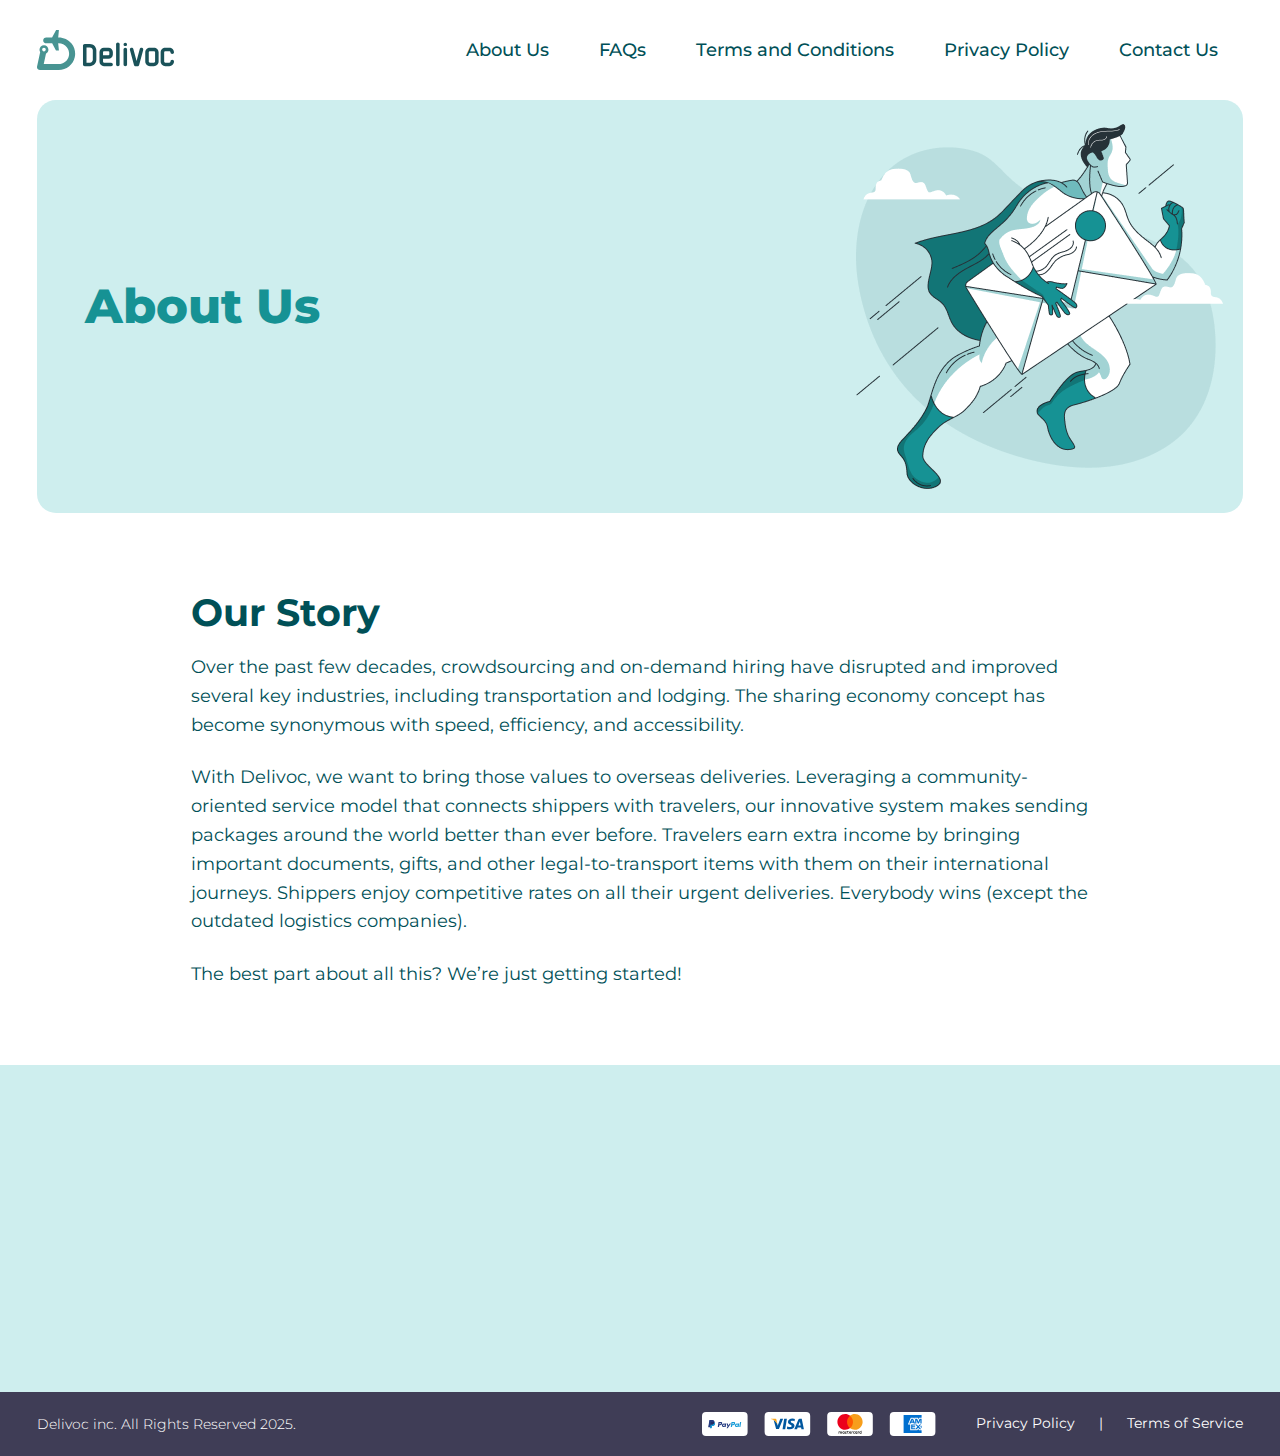
<file: pages/about-us.html>
<!DOCTYPE html>
<html dir="ltr">

<head>
    <meta charset="UTF-8"/>
    <meta name="viewport" content="width=device-width, initial-scale=1.0"/>
    <meta http-equiv="X-UA-Compatible" content="ie=edge"/>
    <title>Delivoc</title>
 
  
    <meta name="description" content="  "/>
    <meta name="keywords" content=""/>
    <meta name="author" content=""/>
    <meta name="copyright" content=" "/>
    <link href="https://fonts.googleapis.com/css2?family=Montserrat:wght@300;400;500;600;700;800&amp;display=swap" rel="stylesheet"/>
    <link rel="stylesheet" href="../assets/css/animate.min.css"/>
    <link rel="stylesheet" href="../assets/css/fontawesome.min.css"/>
    <link rel="stylesheet" href="../assets/css/bootstrap.min.css"/>
    <link rel="stylesheet" href="../assets/css/main.css"/>
    <link rel="apple-touch-icon" sizes="57x57" href="../images/Home.Page-04-logo.png">
    <link rel="apple-touch-icon" sizes="60x60" href="../images/Home.Page-04-logo.png">
    <link rel="apple-touch-icon" sizes="72x72" href="../images/Home.Page-04-logo.png">
    <link rel="apple-touch-icon" sizes="76x76" href="../images/Home.Page-04-logo.png">
    <link rel="apple-touch-icon" sizes="114x114" href="../images/Home.Page-04-logo.png">
    <link rel="apple-touch-icon" sizes="120x120" href="../images/Home.Page-04-logo.png">
    <link rel="apple-touch-icon" sizes="144x144" href="../images/Home.Page-04-logo.png">
    <link rel="apple-touch-icon" sizes="152x152" href="../images/Home.Page-04-logo.png">
    <link rel="apple-touch-icon" sizes="180x180" href="../images/Home.Page-04-logo.png">
    <link rel="icon" type="image/png" sizes="192x192"  href="../images/Home.Page-04-logo.png">
    <link rel="icon" type="image/png" sizes="32x32" href="../images/Home.Page-04-logo.png">
    <link rel="icon" type="image/png" sizes="96x96" href="../images/Home.Page-04-logo.png">
    <link rel="icon" type="image/png" sizes="16x16" href="../images/Home.Page-04-logo.png">
    <link rel="manifest" href="../images/favicon/manifest.json">
    <meta name="msapplication-TileColor" content="#ffffff">
    <meta name="msapplication-TileImage" content="../images/Home.Page-04-logo.png">
    <meta name="theme-color" content="#ffffff">
    </head>
<body><!-- begin:: Page -->
<div class="main-wrapper"><!-- begin:: Header -->
    <div class="main-header">
        <div class="container">
            <div class="d-flex align-items-center">
                <div class="logo"><a href="../index.html"><img src="../assets/images/logo.svg" alt=""/></a></div>
                <div class="menu--mobile col d-lg-flex align-items-center">
                    <div class="menu-container d-flex align-items-center justify-content-between d-lg-none px-3 border-bottom py-3 mb-3">
                        <div class="logo"><a href="../index.html"><img src="../assets/images/logo.svg" alt=""/></a></div>
                        <div class="btn-close-header-mobile justify-content-end"><i class="fa-solid fa-xmark fa-xl"></i></div>
                    </div>
                    <div class="menu-container ms-auto">
                        <ul class="main-menu d-lg-flex align-items-center">
                            <li class="menu-item"><a class="menu-link" href="about-us.html">About Us</a></li>
                            <li class="menu-item"><a class="menu-link" href="faqs.html">FAQs</a></li>
                            <li class="menu-item"><a class="menu-link" href="terms-and-conditions.html">Terms and Conditions</a></li>
                            <li class="menu-item"><a class="menu-link" href="privacy-policy.html">Privacy Policy </a></li>
                            <li class="menu-item"><a class="menu-link" href="contact-us.html">Contact Us</a></li>
                        </ul>
                    </div>
                </div>
                <div class="header-mobile__toolbar ms-auto d-lg-none fa-lg"><i class="fa-solid fa-bars"></i></div>
            </div>
        </div>
    </div><!-- end:: Header --> <!-- start:: section -->
       <div class="container">
    <div class="page-header bg-light-primary wow fadeInUp py-lg-4" data-wow-duration="2s" data-wow-delay="0.1s">
        <div class="d-lg-flex align-items-center justify-content-between">
            <h2 class="page-title font-extra-bold mb-3 mb-lg-0">About Us</h2><img src="../assets/images/img-about.png" alt=""/>
        </div>
    </div>
</div><!-- start:: section -->
<section class="section">
    <div class="container py-lg-3">
        <div class="row">
            <div class="col-lg-9 mx-auto wow fadeInUp" data-wow-duration="2s" data-wow-delay="0.2s">
                <h2 class="font-bold title-section mb-3">Our Story</h2>
                <h4 class="mb-4">Over the past few decades, crowdsourcing and on-demand hiring have disrupted and improved several key industries, including transportation and lodging. The sharing economy concept has become synonymous with speed, efficiency, and accessibility.</h4>
                <h4 class="mb-4">With Delivoc, we want to bring those values to overseas deliveries. Leveraging a community-oriented service model that connects shippers with travelers, our innovative system makes sending packages around the world better than ever before. Travelers earn extra income by bringing important documents, gifts, and other legal-to-transport items with them on their international journeys. Shippers enjoy competitive rates on all their urgent deliveries. Everybody wins (except the outdated logistics companies).</h4>
                <h4>The best part about all this? We’re just getting started!</h4>
            </div>
        </div>
    </div>
</section><!-- end:: section --> <!-- start:: section -->
    <section class="section bg-light-primary">
        <div class="container">
            <div class="row">
                <div class="col-lg-7 mx-auto">
                    <div class="text-center wow fadeInUp" data-wow-duration="2s" data-wow-delay="0.2s">
                        <h2 class="mb-4 title-section font-bold">Ready to join the movement?</h2>
                        <h3 class="mb-4">Download the app today and create<br/>your free profile to get started.</h3>
                        <div class="d-flex align-items-center justify-content-center"><a class="me-2" href="https://apps.apple.com/us/app/delivoc/id1641010103"><img src="../assets/images/app-store.svg" alt=""/></a><a href="https://play.google.com/store/apps/details?id=com.app.delivoc"><img src="../assets/images/google-play.svg" alt=""/></a></div>
                    </div>
                </div>
            </div>
        </div>
    </section><!-- end:: section --><!-- start:: footer -->
    <footer class="main-footer">
        <div class="container">
            <div class="row">
                <div class="col-12">
                    <div class="d-md-flex align-items-center justify-content-center justify-content-lg-between">
                        <h6 class="font-light text-white text-center text-lg-start">Delivoc inc. All Rights Reserved 2025.</h6>
                        <div class="d-lg-flex align-items-center">
                            <ul class="my-3 my-lg-0 d-flex justify-content-center justify-content-lg-end">
                                <li><a class="me-3" href="#"><img src="../assets/images/paypal.svg" alt=""/></a></li>
                                <li><a class="me-3" href="#"><img src="../assets/images/visa.svg" alt=""/></a></li>
                                <li><a class="me-3" href="#"><img src="../assets/images/mastercard.svg" alt=""/></a></li>
                                <li><a class="me-3" href="#"><img src="../assets/images/amercan-express.svg" alt=""/></a></li>
                            </ul>
                            <ul class="d-flex align-items-center menu-footer ms-lg-4 justify-content-center justify-content-lg-end">
                                <li> <a class="text-white d-inline-block" href="privacy-policy.html">Privacy Policy   </a><span class="px-4 text-white">|</span><a class="text-white d-inline-block" href="terms-and-conditions.html">Terms of Service </a></li>
                            </ul>
                        </div>
                    </div>
                </div>
            </div>
        </div>
    </footer><!-- end:: footer -->
</div><!-- end:: Page -->
<script src="../assets/js/ajax/jquery.min.js"></script>
<script src="../assets/js/jquery.min.js"></script>
<script src="../assets/js/bootstrap.bundle.min.js"></script>
<script src="../assets/js/wow.min.js"></script>
<script src="../assets/js/function.js"></script>
</body>

</html>
</file>
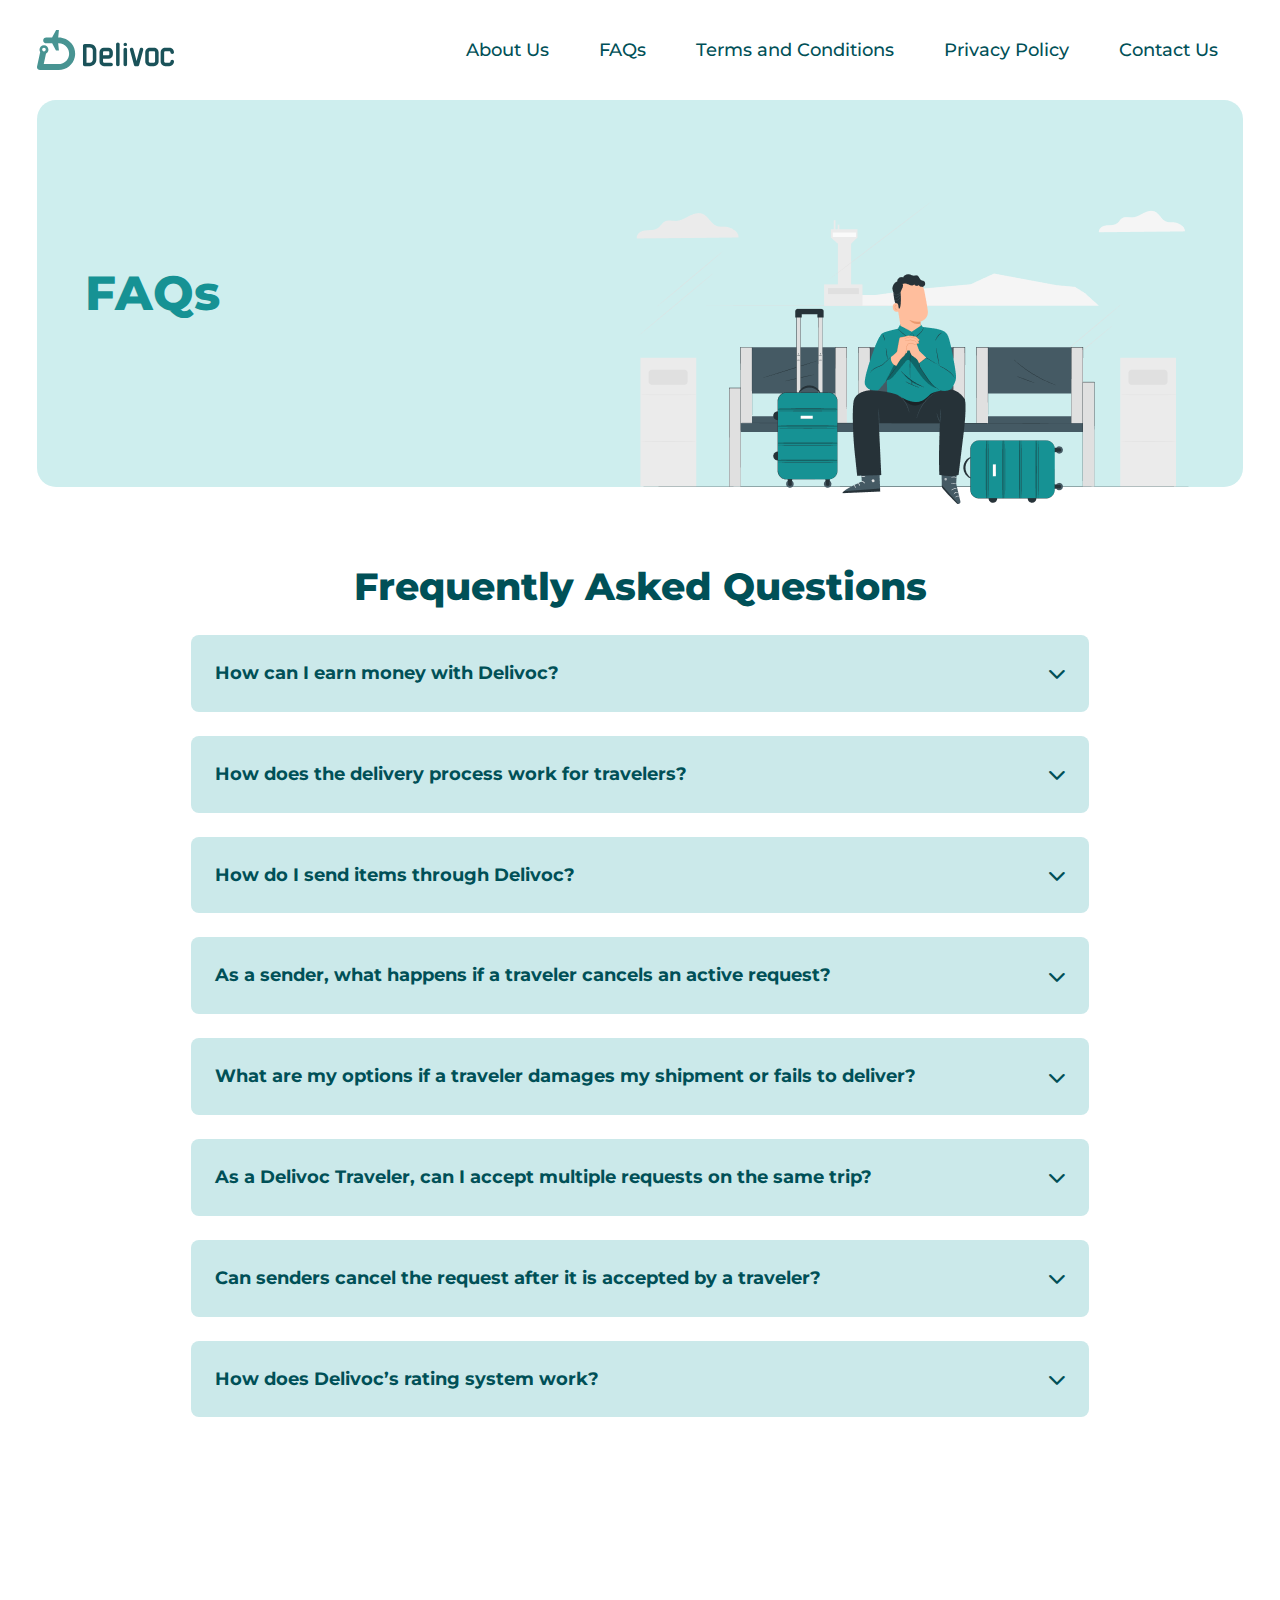
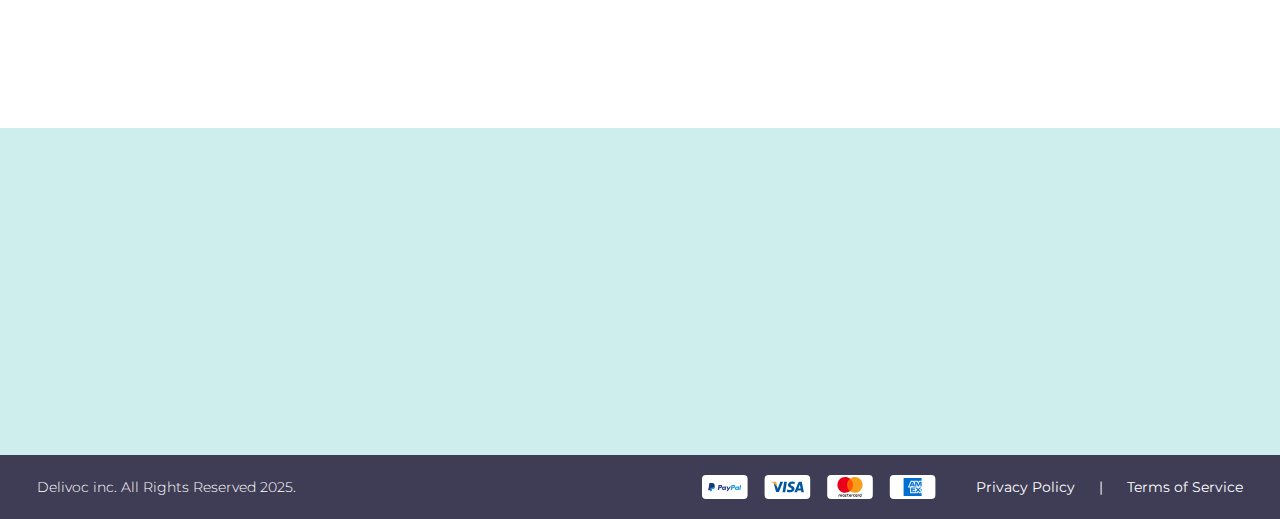
<file: pages/faqs.html>
<!DOCTYPE html>
<html dir="ltr">

<head>
    <meta charset="UTF-8"/>
    <meta name="viewport" content="width=device-width, initial-scale=1.0"/>
    <meta http-equiv="X-UA-Compatible" content="ie=edge"/>
    <title>Delivoc</title>

    <meta name="description" content="  "/>
    <meta name="keywords" content=""/>
    <meta name="author" content=""/>
    <meta name="copyright" content=" "/>
    <link href="https://fonts.googleapis.com/css2?family=Montserrat:wght@300;400;500;600;700;800&amp;display=swap" rel="stylesheet"/>
    <link rel="stylesheet" href="../assets/css/animate.min.css"/>
    <link rel="stylesheet" href="../assets/css/fontawesome.min.css"/>
    <link rel="stylesheet" href="../assets/css/bootstrap.min.css"/>
    <link rel="stylesheet" href="../assets/css/main.css"/>
    <link rel="apple-touch-icon" sizes="57x57" href="../images/Home.Page-04-logo.png">
    <link rel="apple-touch-icon" sizes="60x60" href="../images/Home.Page-04-logo.png">
    <link rel="apple-touch-icon" sizes="72x72" href="../images/Home.Page-04-logo.png">
    <link rel="apple-touch-icon" sizes="76x76" href="../images/Home.Page-04-logo.png">
    <link rel="apple-touch-icon" sizes="114x114" href="../images/Home.Page-04-logo.png">
    <link rel="apple-touch-icon" sizes="120x120" href="../images/Home.Page-04-logo.png">
    <link rel="apple-touch-icon" sizes="144x144" href="../images/Home.Page-04-logo.png">
    <link rel="apple-touch-icon" sizes="152x152" href="../images/Home.Page-04-logo.png">
    <link rel="apple-touch-icon" sizes="180x180" href="../images/Home.Page-04-logo.png">
    <link rel="icon" type="image/png" sizes="192x192"  href="../images/Home.Page-04-logo.png">
    <link rel="icon" type="image/png" sizes="32x32" href="../images/Home.Page-04-logo.png">
    <link rel="icon" type="image/png" sizes="96x96" href="../images/Home.Page-04-logo.png">
    <link rel="icon" type="image/png" sizes="16x16" href="../images/Home.Page-04-logo.png">
    <link rel="manifest" href="../images/favicon/manifest.json">
    <meta name="msapplication-TileColor" content="#ffffff">
    <meta name="msapplication-TileImage" content="../images/Home.Page-04-logo.png">
    <meta name="theme-color" content="#ffffff">
    </head>
<body><!-- begin:: Page -->
<div class="main-wrapper"><!-- begin:: Header -->
    <div class="main-header">
        <div class="container">
            <div class="d-flex align-items-center">
                <div class="logo"><a href="../index.html"><img src="../assets/images/logo.svg" alt=""/></a></div>
                <div class="menu--mobile col d-lg-flex align-items-center">
                    <div class="menu-container d-flex align-items-center justify-content-between d-lg-none px-3 border-bottom py-3 mb-3">
                        <div class="logo"><a href="../index.html"><img src="../assets/images/logo.svg" alt=""/></a></div>
                        <div class="btn-close-header-mobile justify-content-end"><i class="fa-solid fa-xmark fa-xl"></i></div>
                    </div>
                    <div class="menu-container ms-auto">
                        <ul class="main-menu d-lg-flex align-items-center">
                            <li class="menu-item"><a class="menu-link" href="about-us.html">About Us</a></li>
                            <li class="menu-item"><a class="menu-link" href="faqs.html">FAQs</a></li>
                            <li class="menu-item"><a class="menu-link" href="terms-and-conditions.html">Terms and Conditions</a></li>
                            <li class="menu-item"><a class="menu-link" href="privacy-policy.html">Privacy Policy </a></li>
                            <li class="menu-item"><a class="menu-link" href="contact-us.html">Contact Us</a></li>
                        </ul>
                    </div>
                </div>
                <div class="header-mobile__toolbar ms-auto d-lg-none fa-lg"><i class="fa-solid fa-bars"></i></div>
            </div>
        </div>
    </div><!-- end:: Header --> <!-- start:: section -->
           <div class="container">
        <div class="page-header bg-light-primary wow fadeInUp py-lg-0 pb-0" data-wow-duration="2s" data-wow-delay="0.1s">
            <div class="d-lg-flex align-items-center justify-content-between">
                <h2 class="mb-3 mb-lg-0 page-title font-extra-bold">FAQs</h2><img src="../assets/images/img-faq.png" class="image-faq" alt=""/>
            </div>
        </div>
    </div><!-- start:: section -->
    <section class="section">
        <div class="container py-lg-3">
            <div class="row">
                <div class="col-lg-9 mx-auto">
                    <div class="text-center wow fadeInUp" data-wow-duration="2s" data-wow-delay="0.2s">
                        <h2 class="font-extra-bold title-section mb-4">Frequently Asked Questions</h2>
                    </div>
                    <div class="accordion wow fadeInUp" id="accordion" data-wow-duration="2s" data-wow-delay="0.2s">
                        
                        <div class="widget_item-faq mb-4">
                            <div class="widget_item-head">
                                <h4 class="widget_item-title font-bold collapsed d-flex justify-content-between align-items-center" data-bs-toggle="collapse" data-bs-target="#collapse-0">How can I earn money with Delivoc?<i class="fa-solid fa-chevron-down ps-3"></i></h4>
                            </div>
                            <div class="widget_item-content collapse accordion-collapse" data-bs-parent="#accordion" id="collapse-0">
                                <div class="px-4 pb-4">
                                    <div>
                                        <h6 class="mb-4">The first step to becoming a Delivoc Traveler is downloading the app on your phone. After initiating the process, follow the on-screen prompts and provide the requested info and documentation. Once you have been verified as an eligible Delivoc Traveler, you will be able to view and accept delivery requests within the app and collect payments.</h6>
                                    </div>
                                </div>
                            </div>
                        </div>
                        
                        <div class="widget_item-faq mb-4">
                            <div class="widget_item-head">
                                <h4 class="widget_item-title font-bold collapsed d-flex justify-content-between align-items-center" data-bs-toggle="collapse" data-bs-target="#collapse-1">How does the delivery process work for travelers?<i class="fa-solid fa-chevron-down ps-3"></i></h4>
                            </div>
                            <div class="widget_item-content collapse accordion-collapse" data-bs-parent="#accordion" id="collapse-1">
                                <div class="px-4 pb-4">
                                    <div>
                                        <h6 class="mb-4">As a verified traveler, you will be able to view and accept senders’ requests on the app. After accepting a request, you will be put in touch with the sender to facilitate the pick-up and drop-off details. Throughout the process, the app provides you and the sender with real-time updates regarding the shipment status (picked up, pending pick-up, in transit, delivered, or canceled). When the package is successfully delivered, the pre-determined payment will be allocated to your account and released into your bank account on schedule basis.</h6>
                                    </div>
                                </div>
                            </div>
                        </div>
                        
                        <div class="widget_item-faq mb-4">
                            <div class="widget_item-head">
                                <h4 class="widget_item-title font-bold collapsed d-flex justify-content-between align-items-center" data-bs-toggle="collapse" data-bs-target="#collapse-2">How do I send items through Delivoc?<i class="fa-solid fa-chevron-down ps-3"></i></h4>
                            </div>
                            <div class="widget_item-content collapse accordion-collapse" data-bs-parent="#accordion" id="collapse-2">
                                <div class="px-4 pb-4">
                                    <div>
                                        <h6 class="mb-4">To send items through Delivoc, download the app and follow the on-screen prompts to create a shipping “request”. To complete the request, you will need to provide the item’s weight as well as your desired/expected delivery time. You will then be asked to pay for the shipment to activate the request and put it in front of travelers. During this time, your money will be held securely in escrow.
                Once your request is accepted, you will be put in touch with the traveler to facilitate the pick-up and drop-off details. Throughout the process, the app provides you and the traveler with real-time updates regarding the shipment status (picked up, pending pick-up, in transit, delivered, or canceled). Your funds will only be released upon successful delivery.</h6>
                                    </div>
                                </div>
                            </div>
                        </div>
                        
                        <div class="widget_item-faq mb-4">
                            <div class="widget_item-head">
                                <h4 class="widget_item-title font-bold collapsed d-flex justify-content-between align-items-center" data-bs-toggle="collapse" data-bs-target="#collapse-3">As a sender, what happens if a traveler cancels an active request?<i class="fa-solid fa-chevron-down ps-3"></i></h4>
                            </div>
                            <div class="widget_item-content collapse accordion-collapse" data-bs-parent="#accordion" id="collapse-3">
                                <div class="px-4 pb-4">
                                    <div>
                                        <h6 class="mb-4">If a traveler cancels a request after previously accepting it, you will receive a 100% refund of your money. If the package has not yet shipped, you can create a new request and connect with a different traveler.
                If the package is in transit, our customer support team will be available to assist you in resolving the issue, as outlined below.</h6>
                                    </div>
                                </div>
                            </div>
                        </div>
                        
                        <div class="widget_item-faq mb-4">
                            <div class="widget_item-head">
                                <h4 class="widget_item-title font-bold collapsed d-flex justify-content-between align-items-center" data-bs-toggle="collapse" data-bs-target="#collapse-4">What are my options if a traveler damages my shipment or fails to deliver?<i class="fa-solid fa-chevron-down ps-3"></i></h4>
                            </div>
                            <div class="widget_item-content collapse accordion-collapse" data-bs-parent="#accordion" id="collapse-4">
                                <div class="px-4 pb-4">
                                    <div>
                                        <h6 class="mb-4">As per the Terms and Conditions outlined on the website and the mobile app, travelers are held liable for all items in their possession between pick-up and drop-off at final delivery location. If something happens, a member of our customer support team will be made available to support you throughout the process.
                 Delivoc also offers optional insurance coverage against lost or damaged items.</h6>
                                    </div>
                                </div>
                            </div>
                        </div>
                        
                        <div class="widget_item-faq mb-4">
                            <div class="widget_item-head">
                                <h4 class="widget_item-title font-bold collapsed d-flex justify-content-between align-items-center" data-bs-toggle="collapse" data-bs-target="#collapse-5">As a Delivoc Traveler, can I accept multiple requests on the same trip?<i class="fa-solid fa-chevron-down ps-3"></i></h4>
                            </div>
                            <div class="widget_item-content collapse accordion-collapse" data-bs-parent="#accordion" id="collapse-5">
                                <div class="px-4 pb-4">
                                    <div>
                                        <h6 class="mb-4">Delivoc travelers are eligible to accept as many requests as they wish, provided that they can deliver each package within the originally quoted timeframe. Late deliveries may result in penalties and/or the suspension of your account. </h6>
                                    </div>
                                </div>
                            </div>
                        </div>
                        
                        <div class="widget_item-faq mb-4">
                            <div class="widget_item-head">
                                <h4 class="widget_item-title font-bold collapsed d-flex justify-content-between align-items-center" data-bs-toggle="collapse" data-bs-target="#collapse-6">Can senders cancel the request after it is accepted by a traveler?<i class="fa-solid fa-chevron-down ps-3"></i></h4>
                            </div>
                            <div class="widget_item-content collapse accordion-collapse" data-bs-parent="#accordion" id="collapse-6">
                                <div class="px-4 pb-4">
                                    <div>
                                        <h6 class="mb-4">Senders can cancel their requests at any point up to package pick-up. If you cancel a request that has been accepted but not picked-up you will be charged a small fee. Once the package has been picked up it is considered in transit and cannot be canceled.</h6>
                                    </div>
                                </div>
                            </div>
                        </div>
                        
                        <div class="widget_item-faq mb-4">
                            <div class="widget_item-head">
                                <h4 class="widget_item-title font-bold collapsed d-flex justify-content-between align-items-center" data-bs-toggle="collapse" data-bs-target="#collapse-7">How does Delivoc’s rating system work?<i class="fa-solid fa-chevron-down ps-3"></i></h4>
                            </div>
                            <div class="widget_item-content collapse accordion-collapse" data-bs-parent="#accordion" id="collapse-7">
                                <div class="px-4 pb-4">
                                    <div>
                                        <h6 class="mb-4">To create a transparent, trusting delivery ecosystem and community, Delivoc utilizes a simple, satisfaction-based rating system. Following each accepted request, senders and travelers will be encouraged to rate each other on several key metrics. We will suspend or remove accounts that fail to meet the minimum thresholds so that other senders and travelers can continue using our platform in confidence.</h6>
                                    </div>
                                </div>
                            </div>
                        </div>
                        























































                    </div>
                </div>
            </div>
            <div class="row">
                <div class="col-lg-5 mx-auto">
                    <div class="text-center py-5 wow fadeInUp" data-wow-duration="2s" data-wow-delay="0.2s">
                        <h2 class="mb-2 font-bold">Do you still have any questions?</h2>
                        <h5 class="mb-4"></h5><a class="btn btn-primary" href="contact-us.html">Contact Us </a>
                    </div>
                </div>
            </div>
        </div>
    </section><!-- end:: section --> <!-- start:: section -->

    <section class="section bg-light-primary">
        <div class="container">
            <div class="row">
                <div class="col-lg-7 mx-auto">
                    <div class="text-center wow fadeInUp" data-wow-duration="2s" data-wow-delay="0.2s">
                        <h2 class="mb-4 title-section font-bold">Ready to join the movement?</h2>
                        <h3 class="mb-4">Download the app today and create<br/>your free profile to get started.</h3>
                        <div class="d-flex align-items-center justify-content-center"><a class="me-2" href="https://apps.apple.com/us/app/delivoc/id1641010103"><img src="../assets/images/app-store.svg" alt=""/></a><a href="https://play.google.com/store/apps/details?id=com.app.delivoc"><img src="../assets/images/google-play.svg" alt=""/></a></div>
                    </div>
                </div>
            </div>
        </div>
    </section><!-- end:: section --><!-- start:: footer -->
    <footer class="main-footer">
        <div class="container">
            <div class="row">
                <div class="col-12">
                    <div class="d-md-flex align-items-center justify-content-center justify-content-lg-between">
                        <h6 class="font-light text-white text-center text-lg-start">Delivoc inc. All Rights Reserved 2025.</h6>
                        <div class="d-lg-flex align-items-center">
                            <ul class="my-3 my-lg-0 d-flex justify-content-center justify-content-lg-end">
                                <li><a class="me-3" href="#"><img src="../assets/images/paypal.svg" alt=""/></a></li>
                                <li><a class="me-3" href="#"><img src="../assets/images/visa.svg" alt=""/></a></li>
                                <li><a class="me-3" href="#"><img src="../assets/images/mastercard.svg" alt=""/></a></li>
                                <li><a class="me-3" href="#"><img src="../assets/images/amercan-express.svg" alt=""/></a></li>
                            </ul>
                            <ul class="d-flex align-items-center menu-footer ms-lg-4 justify-content-center justify-content-lg-end">
                                <li> <a class="text-white d-inline-block" href="privacy-policy.html">Privacy Policy   </a><span class="px-4 text-white">|</span><a class="text-white d-inline-block" href="terms-and-conditions.html">Terms of Service </a></li>
                            </ul>
                        </div>
                    </div>
                </div>
            </div>
        </div>
    </footer><!-- end:: footer -->
</div><!-- end:: Page -->
<script src="../assets/js/ajax/jquery.min.js"></script>
<script src="../assets/js/jquery.min.js"></script>
<script src="../assets/js/bootstrap.bundle.min.js"></script>
<script src="../assets/js/wow.min.js"></script>
<script src="../assets/js/function.js"></script>
</body>

</html>
</file>
<file: assets/css/main.css>
* {
  padding: 0;
  margin: 0;
  box-sizing: border-box;
  border: none;
  outline: none;
}

a:hover,
a:focus {
  text-decoration: none !important;
}

ul {
  list-style: none;
  padding: 0;
  margin: 0;
}

.h1,
.h2,
.h3,
.h4,
.h5,
.h6,
h1,
h2,
h3,
h4,
h5,
h6 {
  line-height: 1.6;
  font-weight: 400;
}

h1,
h2,
h3,
h4,
h5,
h6 {
  margin: 0;
  color: #005057;
}

p {
  margin: 0;
  color: #005057;
}

input,
textarea,
a,
button {
  outline: none !important;
}

img {
  vertical-align: middle;
  max-width: 100%;
  height: auto;
}

a {
  color: #169294;
}

a:hover {
  color: #169294;
}

h2 {
  font-size: 28px;
}

h3 {
  font-size: 20px;
}

h4 {
  font-size: 18px;
}

h5 {
  font-size: 16px;
}

h6 {
  font-size: 14px;
}

a {
  text-decoration: none;
}

body {
  font-weight: 400;
  font-size: 14px;
  line-height: 1.5;
  background-color: #ffffff;
  color: #005057;
  font-family: "Montserrat", sans-serif;
}

.font-light {
  font-weight: 300;
}

.font-medium {
  font-weight: 500;
}

.font-semi-bold {
  font-weight: 600;
}

.font-bold {
  font-weight: 700;
}

.font-extra-bold {
  font-weight: 800;
}

.form-group {
  margin-bottom: 30px;
}

.form-control {
  height: 48px;
  background: #FFFFFF;
  border: 1px solid #E0E4E4;
  border-radius: 4px;
}
.form-control:focus {
  border-color: #169294;
  box-shadow: none;
}

textarea.form-control {
  height: auto;
}

.main-wrapper {
  position: relative;
  min-height: 100%;
  overflow-x: hidden;
}

.bg-primary {
  background-color: #169294 !important;
}

.text-primary {
  color: #169294 !important;
}

.border-primary {
  border-color: #169294 !important;
}

button {
  cursor: pointer;
}

.pointer {
  cursor: pointer;
}

.btn:focus,
.btn.focus {
  outline: 0;
  box-shadow: none;
}

.text-underline {
  text-decoration: underline;
}

.text-black {
  color: #000 !important;
}

.font-size-12 {
  font-size: 12px !important;
}

.btn {
  padding: 11px 40px;
  font-size: 16px;
  border-radius: 5px;
}

.btn-primary {
  color: #fff;
  background-color: #169294;
  border: 0;
}
.btn-primary:hover, .btn-primary:focus {
  color: #fff;
  background-color: #005034;
  box-shadow: none;
}

.btn-yellow {
  color: #143F51;
  background-color: #E2C370;
  border: 0;
}
.btn-yellow:hover, .btn-yellow:focus {
  color: #fff;
  background-color: #c4a85b;
  box-shadow: none;
}

@media (max-width: 992px) {
  .main-header {
    position: relative;
    z-index: 3;
    width: 100%;
    top: 0;
    right: 0;
    background-color: #FFF;
    padding: 15px 0;
  }
  .main-header .menu-nav {
    margin-bottom: 10px;
  }
  .main-header .logo img {
    max-height: 30px;
  }
  .main-header .btn-outline-primary {
    padding: 10px;
    width: 100%;
  }
  .header-mobile__toolbar {
    color: #169294;
  }
  .active-body {
    overflow: hidden;
  }
  .mobile-menu-overlay {
    width: 100%;
    height: 100%;
    position: fixed;
    top: 0;
    right: 0;
    bottom: 0;
    left: 0;
    z-index: 100;
    visibility: hidden;
    background-color: rgba(51, 51, 51, 0.51);
  }
  .mobile-menu-overlay-active {
    visibility: visible;
  }
  .menu--mobile {
    min-width: 100px;
    width: 100%;
    height: 100%;
    position: fixed;
    left: 0;
    top: 0;
    bottom: 0;
    z-index: 9999;
    background: #fff;
    transform: translateX(-100%);
    opacity: 0;
    visibility: hidden;
    transition: all 0.4s ease-in-out;
  }
  .menu--mobile > .container {
    padding-left: 0;
    padding-right: 0;
    max-width: calc(100% - 0px);
  }
  .menu--mobile .list-main-menu {
    width: 100%;
  }
  .menu--mobile .logo img {
    filter: brightness(0.5);
  }
  .menu--mobile .main-menu .menu-item {
    flex: auto;
  }
  .menu--mobile .main-menu .menu-item .menu-link {
    color: #707070 !important;
    font-weight: 600;
    padding: 10px 30px;
    width: 100%;
    display: flex;
    align-items: center;
    font-size: 14px;
    position: relative;
  }
  .menu--mobile .main-menu .menu-item .menu-link.active {
    color: #DECFB2 !important;
  }
  .menu--mobile .main-menu .menu-item .btn {
    padding: 12px 1px;
    width: 100%;
    border-radius: 0 !important;
    text-align: left;
  }
  .btn-close-header-mobile {
    color: #000;
    cursor: pointer;
  }
  .menu-mobile-active {
    transform: translateX(0);
    -webkit-transform: translateX(0);
    -moz-transform: translateX(0);
    -ms-transform: translateX(0);
    -o-transform: translateX(0);
    opacity: 1;
    visibility: visible;
  }
}
@media (min-width: 992px) {
  .main-header {
    display: flex;
    align-items: center;
    top: 0px;
    right: 0;
    width: 100%;
    position: relative;
    height: 100px;
    z-index: 3;
    background-color: #fff;
  }
  .main-header .logo img {
    width: auto;
    height: 40px;
  }
  .main-header .menu-container {
    position: relative;
  }
  .main-header .menu-container .main-menu .menu-item {
    display: inline-block;
    position: relative;
  }
  .main-header .menu-container .main-menu .menu-item .menu-link {
    cursor: pointer;
    display: flex;
    align-items: center;
    line-height: 45px;
    position: relative;
    color: #005057;
    margin: 0px 25px;
    font-weight: 500;
    font-size: 18px;
    transition: color 0.2s ease-in-out;
  }
  .main-header .menu-container .main-menu .menu-item .menu-link::before {
    position: absolute;
    content: "";
    bottom: 0;
    inset-inline-end: 0;
    width: 0;
    background-color: #FFF;
    height: 2px;
    transition: width 0.2s ease-in-out;
  }
  .main-header .menu-container .main-menu .menu-item .menu-link:hover, .main-header .menu-container .main-menu .menu-item .menu-link.active {
    color: #169294;
  }
  .main-header .menu-container .main-menu .menu-item .btn {
    border-radius: 8px;
    padding: 8px 14px;
    font-size: 16px;
  }
}
@media (min-width: 992px) and (max-width: 1200px) {
  .main-header .menu-container .main-menu .menu_item .menu_link {
    font-size: 12px;
  }
}
.bottom-header.fixed-header {
  height: 70px;
}

@media (min-width: 1200px) {
  .container {
    width: 1230px;
    max-width: 100%;
  }
}
.section {
  padding: 60px 0px;
}
@media (max-width: 991px) {
  .section {
    padding: 30px 0;
  }
}

.section-home {
  position: relative;
}
@media (min-width: 992px) {
  .section-home {
    padding: 0;
  }
  .section-home .home-title {
    font-size: 48px;
    line-height: 58px;
  }
}
@media (max-width: 991px) {
  .section-home .home-title {
    font-size: 28px;
  }
  .section-home .home-text {
    font-size: 14px;
  }
}

@media (min-width: 992px) {
  .title-section {
    font-size: 38px;
    line-height: 48px;
  }
}
@media (max-width: 991px) {
  .title-section {
    font-size: 24px;
  }
}

.bg-light-primary {
  background-color: #CEEEEE;
}

.text-light-primary {
  color: #169294 !important;
}

.page-header {
  border-radius: 19px;
  padding: 20px 20px 20px 48px;
}
.page-header .page-title {
  font-size: 48px;
  color: #169294;
}
@media (max-width: 991px) {
  .page-header .page-title {
    font-size: 28px;
  }
}

.widget_item-faq {
  background: #CBE9EA;
  border-radius: 8px;
}
.widget_item-faq .widget_item-title {
  padding: 24px;
  border-radius: 8px 8px 0 0;
  cursor: pointer;
}
.widget_item-faq .widget_item-title:not(.collapsed) {
  background-color: #B5DFE0;
}
.widget_item-faq .widget_item-title:not(.collapsed) .fa-chevron-down::before {
  content: "\f077";
}
.widget_item-faq .widget_item-content {
  border-radius: 0px 0px 8px 8px;
  background-color: #B5DFE0;
}
.widget_item-faq .widget_item-content * {
  font-weight: 500;
}

.nav-tabs-terms .nav-item {
  margin-bottom: 12px;
}
.nav-tabs-terms .nav-item .nav-link {
  width: 100%;
  display: block;
  background: #EEFAFB;
  border-radius: 8px;
  padding: 16px 24px;
  font-weight: 700;
  text-align: left;
  color: #005057;
  border: 0;
}
.nav-tabs-terms .nav-item .nav-link.active {
  background: #CCE9EA;
}

.text-terms p {
  font-weight: 500;
  margin-bottom: 24px;
  line-height: 32px;
}

.rounded-20 {
  border-radius: 20px;
}

.main-footer {
  background-color: #3F3D56;
  padding: 20px 0;
}/*# sourceMappingURL=main.css.map */

@media (prefers-reduced-motion: no-preference){
    :root {
        scroll-behavior: unset;
    }
}
.image-faq {
    margin-bottom: -28px;
}
@media(max-width:991px){
    .image-faq {
        margin-bottom:-14px;
       }
}
</file>
